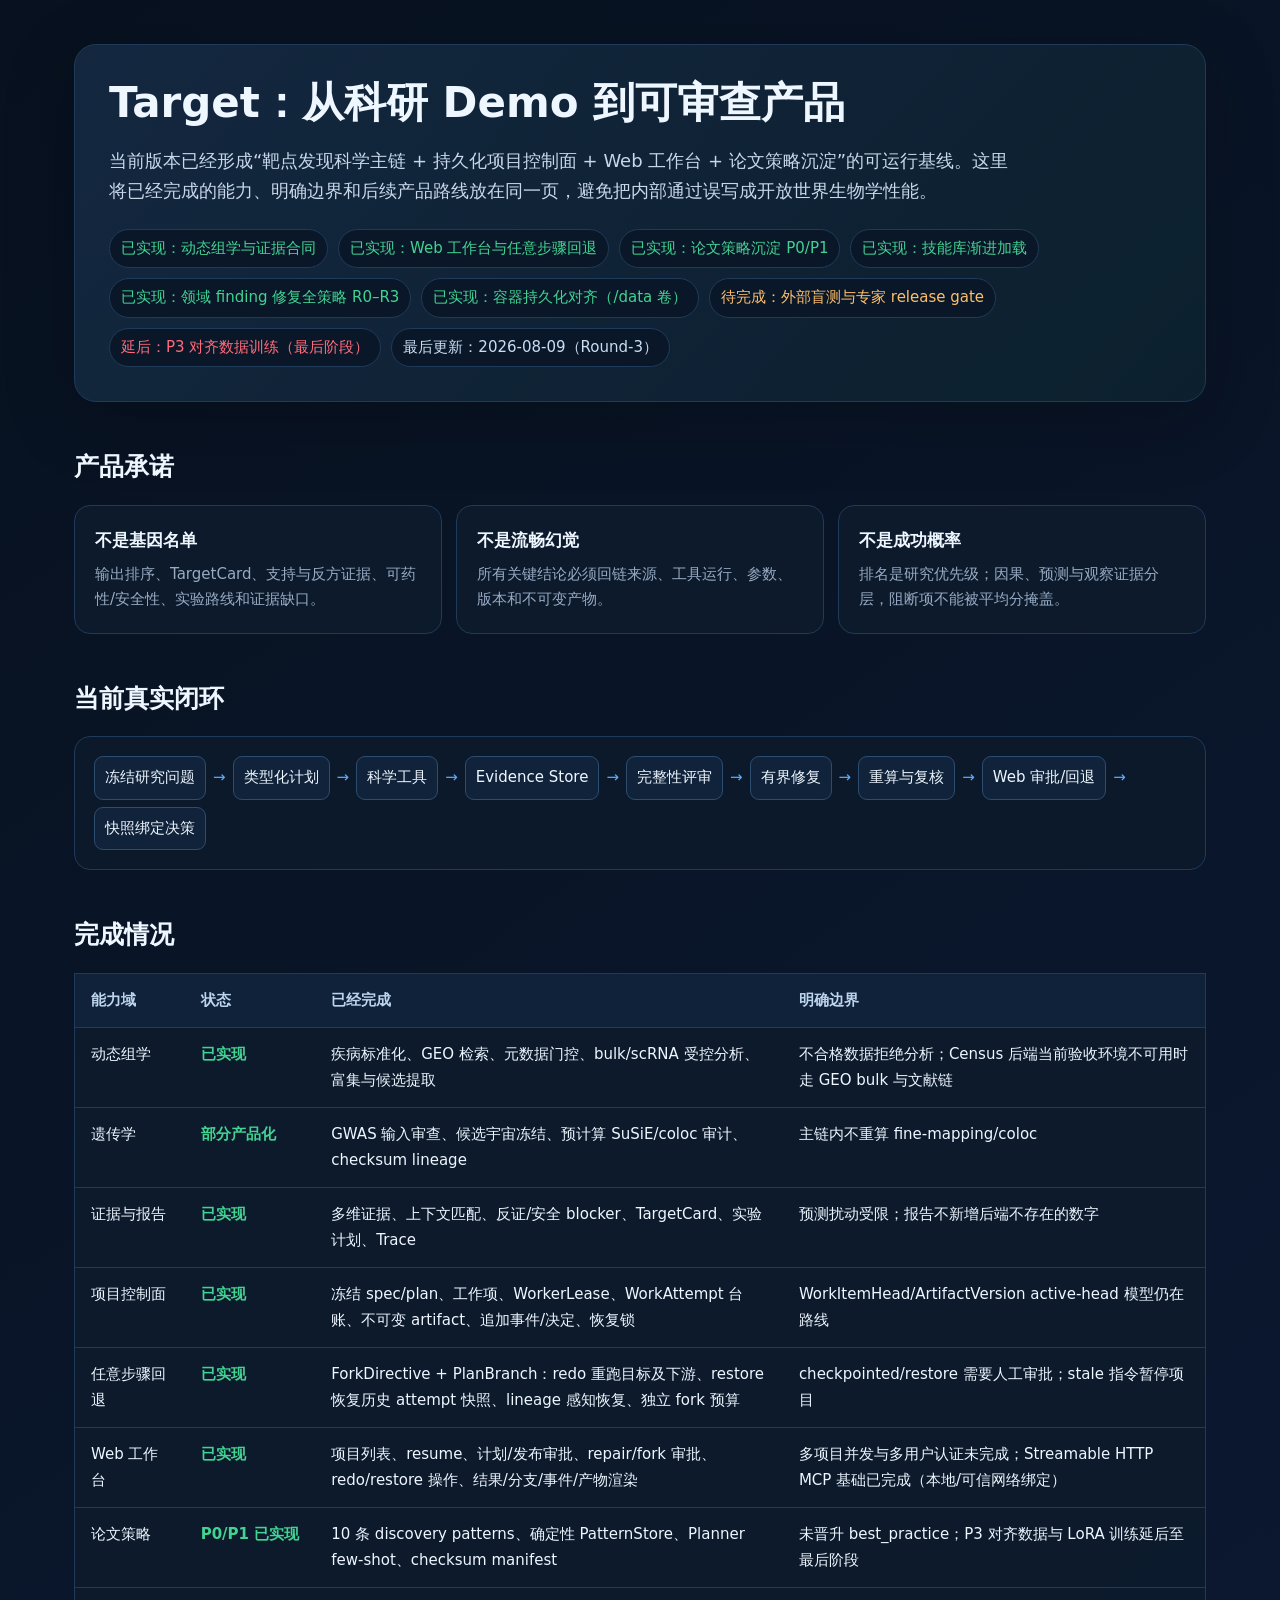
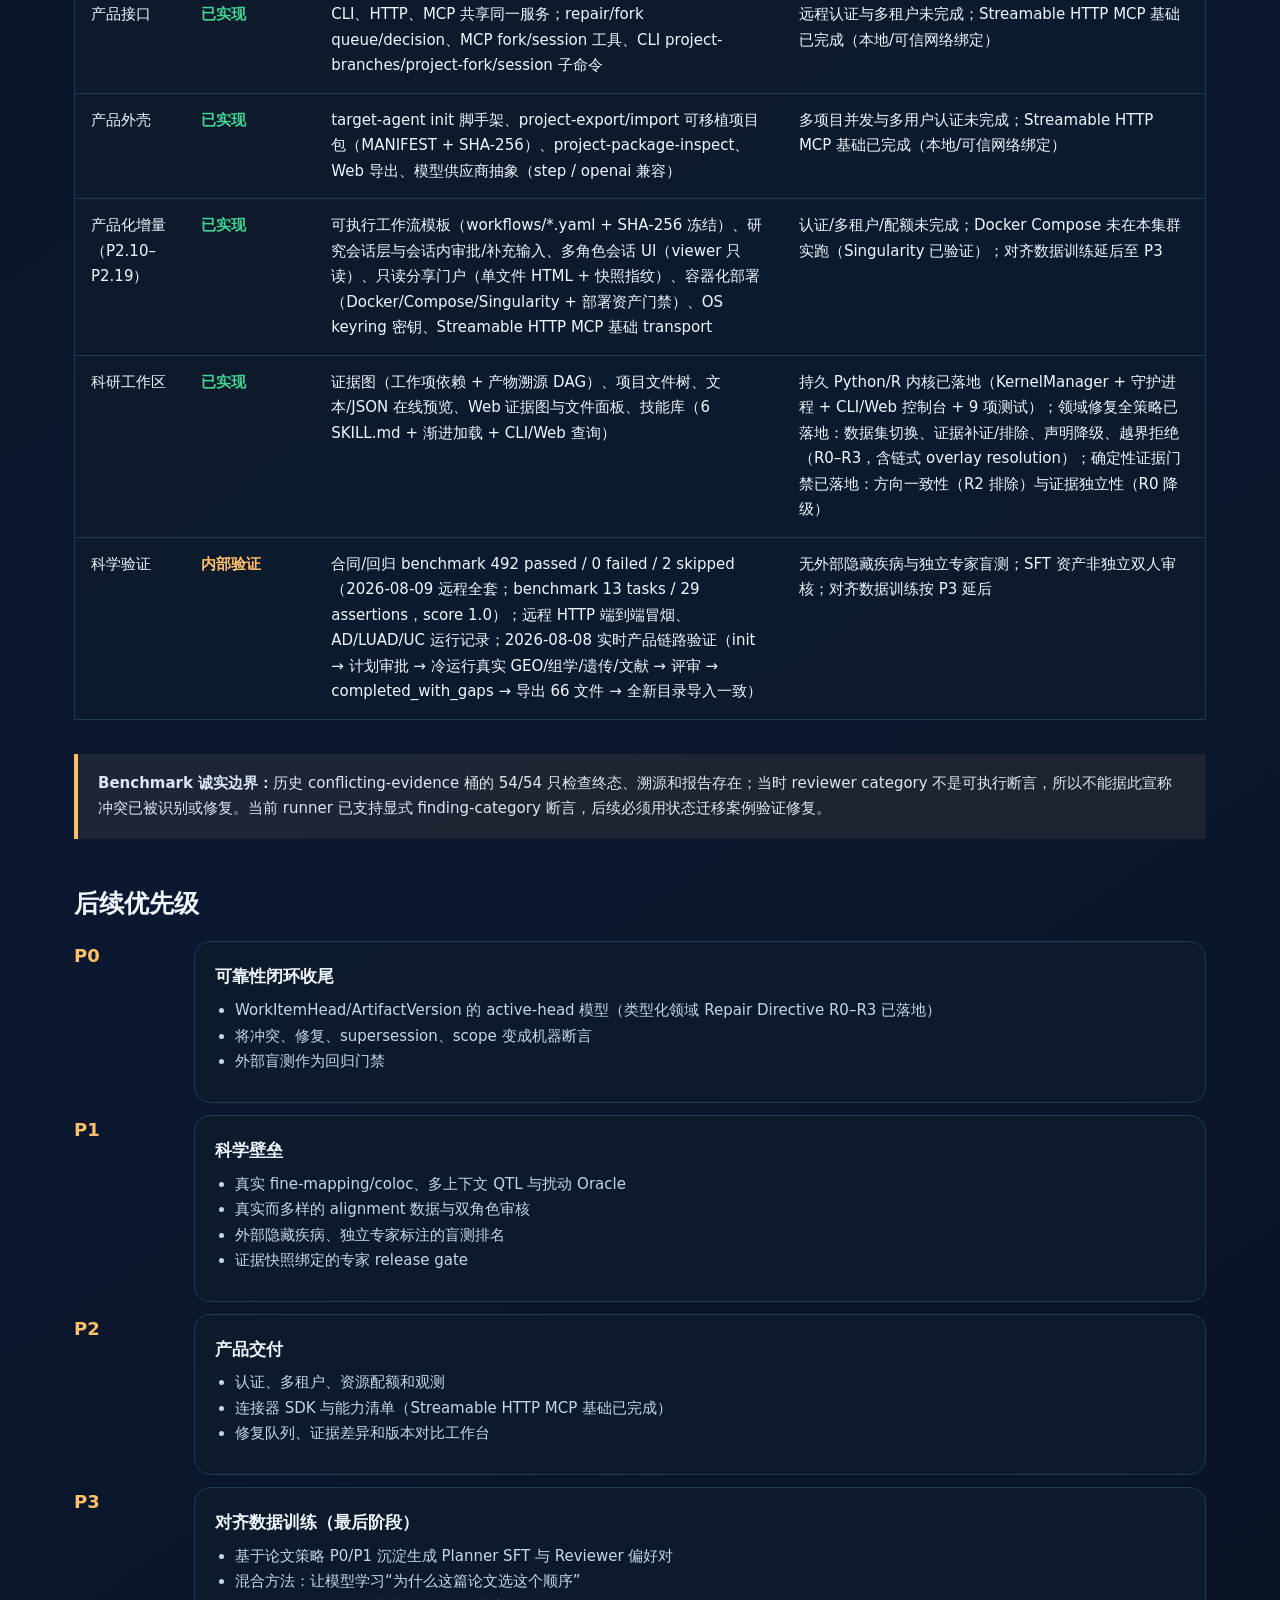
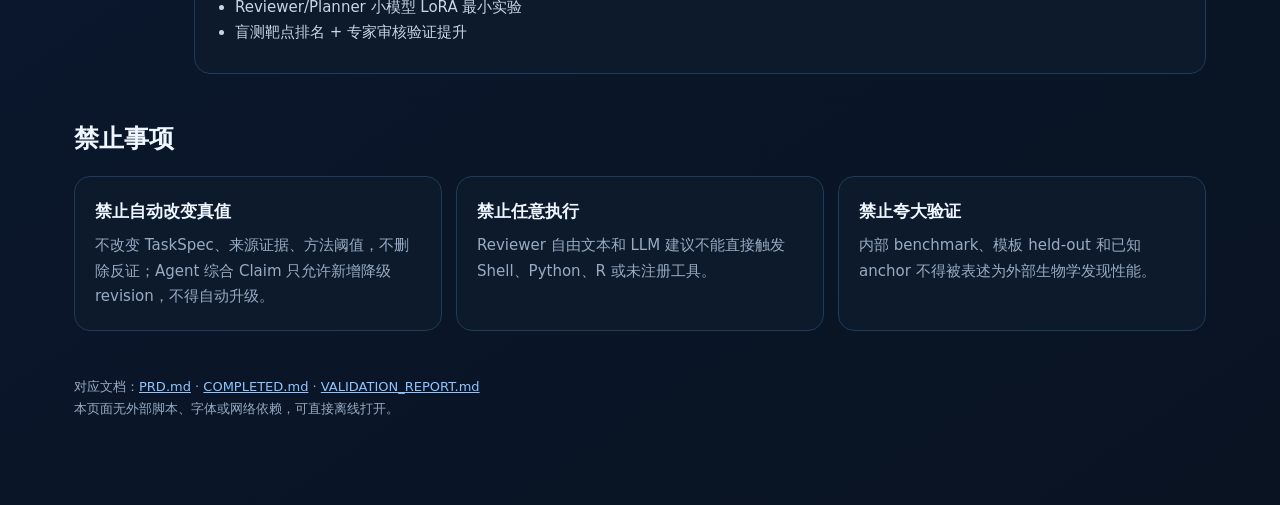
<file: product_status.html>
<!doctype html>
<html lang="zh-CN">
<head>
  <meta charset="utf-8">
  <meta name="viewport" content="width=device-width,initial-scale=1">
  <title>Target 产品状态与后续 PRD</title>
  <style>
    :root{--bg:#07111f;--panel:#0d1b2d;--panel2:#11233a;--text:#eef6ff;--muted:#98abc3;--line:#203a59;--blue:#5da9ff;--green:#42d392;--amber:#ffbf69;--red:#ff6b7a;--max:1180px}
    *{box-sizing:border-box} body{margin:0;background:linear-gradient(145deg,#07111f 0%,#0b1830 55%,#091322 100%);color:var(--text);font:15px/1.7 system-ui,-apple-system,"Segoe UI","Microsoft YaHei",sans-serif}
    a{color:#8ec5ff}.wrap{max-width:var(--max);margin:auto;padding:44px 24px 72px}.hero{padding:34px;border:1px solid var(--line);border-radius:22px;background:linear-gradient(135deg,rgba(93,169,255,.14),rgba(66,211,146,.06));box-shadow:0 18px 70px rgba(0,0,0,.22)}
    h1{font-size:42px;line-height:1.16;margin:0 0 12px}h2{font-size:25px;margin:44px 0 16px}h3{font-size:17px;margin:0 0 7px}.lead{font-size:18px;color:#c8d8ea;max-width:900px}.badges{display:flex;gap:10px;flex-wrap:wrap;margin-top:22px}.badge{padding:6px 11px;border-radius:999px;border:1px solid var(--line);background:#0a1728;color:#caddf3}.ok{color:var(--green)}.next{color:var(--amber)}.stop{color:var(--red)}
    .grid{display:grid;grid-template-columns:repeat(3,1fr);gap:14px}.card{background:rgba(13,27,45,.9);border:1px solid var(--line);border-radius:16px;padding:20px}.card p{color:var(--muted);margin:5px 0 0}.wide{grid-column:span 2}.matrix{width:100%;border-collapse:collapse;background:rgba(13,27,45,.9);border:1px solid var(--line)}th,td{padding:14px 16px;text-align:left;border-bottom:1px solid var(--line);vertical-align:top}th{color:#bcd4ee;background:#102239}.state{font-weight:700;white-space:nowrap}.flow{display:flex;gap:7px;flex-wrap:wrap;align-items:center;padding:19px;border:1px solid var(--line);border-radius:16px;background:#0b192a}.node{padding:8px 10px;border-radius:9px;background:var(--panel2);border:1px solid #2c4d70}.arrow{color:var(--blue)}
    .road{display:grid;grid-template-columns:100px 1fr;gap:12px 20px}.priority{font-weight:800;font-size:18px;color:var(--amber)}ul{margin:7px 0;padding-left:20px;color:#c6d6e8}.note{margin-top:34px;padding:17px 20px;border-left:4px solid var(--amber);background:rgba(255,191,105,.08);color:#dce7f3}.footer{margin-top:45px;color:var(--muted);font-size:13px}
    @media(max-width:800px){h1{font-size:32px}.grid{grid-template-columns:1fr}.wide{grid-column:auto}.road{grid-template-columns:1fr}.matrix{font-size:13px}th,td{padding:10px}}
  </style>
</head>
<body><main class="wrap">
  <section class="hero">
    <h1>Target：从科研 Demo 到可审查产品</h1>
    <p class="lead">当前版本已经形成“靶点发现科学主链 + 持久化项目控制面 + Web 工作台 + 论文策略沉淀”的可运行基线。这里将已经完成的能力、明确边界和后续产品路线放在同一页，避免把内部通过误写成开放世界生物学性能。</p>
    <div class="badges"><span class="badge ok">已实现：动态组学与证据合同</span><span class="badge ok">已实现：Web 工作台与任意步骤回退</span><span class="badge ok">已实现：论文策略沉淀 P0/P1</span><span class="badge ok">已实现：技能库渐进加载</span><span class="badge ok">已实现：领域 finding 修复全策略 R0–R3</span><span class="badge ok">已实现：容器持久化对齐（/data 卷）</span><span class="badge next">待完成：外部盲测与专家 release gate</span><span class="badge stop">延后：P3 对齐数据训练（最后阶段）</span><span class="badge">最后更新：2026-08-09（Round-3）</span></div>
  </section>

  <h2>产品承诺</h2>
  <div class="grid">
    <article class="card"><h3>不是基因名单</h3><p>输出排序、TargetCard、支持与反方证据、可药性/安全性、实验路线和证据缺口。</p></article>
    <article class="card"><h3>不是流畅幻觉</h3><p>所有关键结论必须回链来源、工具运行、参数、版本和不可变产物。</p></article>
    <article class="card"><h3>不是成功概率</h3><p>排名是研究优先级；因果、预测与观察证据分层，阻断项不能被平均分掩盖。</p></article>
  </div>

  <h2>当前真实闭环</h2>
  <div class="flow"><span class="node">冻结研究问题</span><span class="arrow">→</span><span class="node">类型化计划</span><span class="arrow">→</span><span class="node">科学工具</span><span class="arrow">→</span><span class="node">Evidence Store</span><span class="arrow">→</span><span class="node">完整性评审</span><span class="arrow">→</span><span class="node">有界修复</span><span class="arrow">→</span><span class="node">重算与复核</span><span class="arrow">→</span><span class="node">Web 审批/回退</span><span class="arrow">→</span><span class="node">快照绑定决策</span></div>

  <h2>完成情况</h2>
  <table class="matrix"><thead><tr><th>能力域</th><th>状态</th><th>已经完成</th><th>明确边界</th></tr></thead><tbody>
    <tr><td>动态组学</td><td class="state ok">已实现</td><td>疾病标准化、GEO 检索、元数据门控、bulk/scRNA 受控分析、富集与候选提取</td><td>不合格数据拒绝分析；Census 后端当前验收环境不可用时走 GEO bulk 与文献链</td></tr>
    <tr><td>遗传学</td><td class="state ok">部分产品化</td><td>GWAS 输入审查、候选宇宙冻结、预计算 SuSiE/coloc 审计、checksum lineage</td><td>主链内不重算 fine-mapping/coloc</td></tr>
    <tr><td>证据与报告</td><td class="state ok">已实现</td><td>多维证据、上下文匹配、反证/安全 blocker、TargetCard、实验计划、Trace</td><td>预测扰动受限；报告不新增后端不存在的数字</td></tr>
    <tr><td>项目控制面</td><td class="state ok">已实现</td><td>冻结 spec/plan、工作项、WorkerLease、WorkAttempt 台账、不可变 artifact、追加事件/决定、恢复锁</td><td>WorkItemHead/ArtifactVersion active-head 模型仍在路线</td></tr>
    <tr><td>任意步骤回退</td><td class="state ok">已实现</td><td>ForkDirective + PlanBranch：redo 重跑目标及下游、restore 恢复历史 attempt 快照、lineage 感知恢复、独立 fork 预算</td><td>checkpointed/restore 需要人工审批；stale 指令暂停项目</td></tr>
    <tr><td>Web 工作台</td><td class="state ok">已实现</td><td>项目列表、resume、计划/发布审批、repair/fork 审批、redo/restore 操作、结果/分支/事件/产物渲染</td><td>多项目并发与多用户认证未完成；Streamable HTTP MCP 基础已完成（本地/可信网络绑定）</td></tr>
    <tr><td>论文策略</td><td class="state ok">P0/P1 已实现</td><td>10 条 discovery patterns、确定性 PatternStore、Planner few-shot、checksum manifest</td><td>未晋升 best_practice；P3 对齐数据与 LoRA 训练延后至最后阶段</td></tr>
    <tr><td>产品接口</td><td class="state ok">已实现</td><td>CLI、HTTP、MCP 共享同一服务；repair/fork queue/decision、MCP fork/session 工具、CLI project-branches/project-fork/session 子命令</td><td>远程认证与多租户未完成；Streamable HTTP MCP 基础已完成（本地/可信网络绑定）</td></tr>
    <tr><td>产品外壳</td><td class="state ok">已实现</td><td>target-agent init 脚手架、project-export/import 可移植项目包（MANIFEST + SHA-256）、project-package-inspect、Web 导出、模型供应商抽象（step / openai 兼容）</td><td>多项目并发与多用户认证未完成；Streamable HTTP MCP 基础已完成（本地/可信网络绑定）</td></tr>
    <tr><td>产品化增量（P2.10–P2.19）</td><td class="state ok">已实现</td><td>可执行工作流模板（workflows/*.yaml + SHA-256 冻结）、研究会话层与会话内审批/补充输入、多角色会话 UI（viewer 只读）、只读分享门户（单文件 HTML + 快照指纹）、容器化部署（Docker/Compose/Singularity + 部署资产门禁）、OS keyring 密钥、Streamable HTTP MCP 基础 transport</td><td>认证/多租户/配额未完成；Docker Compose 未在本集群实跑（Singularity 已验证）；对齐数据训练延后至 P3</td></tr>
    <tr><td>科研工作区</td><td class="state ok">已实现</td><td>证据图（工作项依赖 + 产物溯源 DAG）、项目文件树、文本/JSON 在线预览、Web 证据图与文件面板、技能库（6 SKILL.md + 渐进加载 + CLI/Web 查询）</td><td>持久 Python/R 内核已落地（KernelManager + 守护进程 + CLI/Web 控制台 + 9 项测试）；领域修复全策略已落地：数据集切换、证据补证/排除、声明降级、越界拒绝（R0–R3，含链式 overlay resolution）；确定性证据门禁已落地：方向一致性（R2 排除）与证据独立性（R0 降级）</td></tr>
    <tr><td>科学验证</td><td class="state next">内部验证</td><td>合同/回归 benchmark 492 passed / 0 failed / 2 skipped（2026-08-09 远程全套；benchmark 13 tasks / 29 assertions，score 1.0）；远程 HTTP 端到端冒烟、AD/LUAD/UC 运行记录；2026-08-08 实时产品链路验证（init → 计划审批 → 冷运行真实 GEO/组学/遗传/文献 → 评审 → completed_with_gaps → 导出 66 文件 → 全新目录导入一致）</td><td>无外部隐藏疾病与独立专家盲测；SFT 资产非独立双人审核；对齐数据训练按 P3 延后</td></tr>
  </tbody></table>

  <div class="note"><strong>Benchmark 诚实边界：</strong>历史 conflicting-evidence 桶的 54/54 只检查终态、溯源和报告存在；当时 reviewer category 不是可执行断言，所以不能据此宣称冲突已被识别或修复。当前 runner 已支持显式 finding-category 断言，后续必须用状态迁移案例验证修复。</div>

  <h2>后续优先级</h2>
  <div class="road">
    <div class="priority">P0</div><div class="card"><h3>可靠性闭环收尾</h3><ul><li>WorkItemHead/ArtifactVersion 的 active-head 模型（类型化领域 Repair Directive R0–R3 已落地）</li><li>将冲突、修复、supersession、scope 变成机器断言</li><li>外部盲测作为回归门禁</li></ul></div>
    <div class="priority">P1</div><div class="card"><h3>科学壁垒</h3><ul><li>真实 fine-mapping/coloc、多上下文 QTL 与扰动 Oracle</li><li>真实而多样的 alignment 数据与双角色审核</li><li>外部隐藏疾病、独立专家标注的盲测排名</li><li>证据快照绑定的专家 release gate</li></ul></div>
    <div class="priority">P2</div><div class="card"><h3>产品交付</h3><ul><li>认证、多租户、资源配额和观测</li><li>连接器 SDK 与能力清单（Streamable HTTP MCP 基础已完成）</li><li>修复队列、证据差异和版本对比工作台</li></ul></div>
    <div class="priority">P3</div><div class="card"><h3>对齐数据训练（最后阶段）</h3><ul><li>基于论文策略 P0/P1 沉淀生成 Planner SFT 与 Reviewer 偏好对</li><li>混合方法：让模型学习“为什么这篇论文选这个顺序”</li><li>Reviewer/Planner 小模型 LoRA 最小实验</li><li>盲测靶点排名 + 专家审核验证提升</li></ul></div>
  </div>

  <h2>禁止事项</h2>
  <div class="grid"><article class="card"><h3>禁止自动改变真值</h3><p>不改变 TaskSpec、来源证据、方法阈值，不删除反证；Agent 综合 Claim 只允许新增降级 revision，不得自动升级。</p></article><article class="card"><h3>禁止任意执行</h3><p>Reviewer 自由文本和 LLM 建议不能直接触发 Shell、Python、R 或未注册工具。</p></article><article class="card"><h3>禁止夸大验证</h3><p>内部 benchmark、模板 held-out 和已知 anchor 不得被表述为外部生物学发现性能。</p></article></div>

  <p class="footer">对应文档：<a href="PRD.md">PRD.md</a> · <a href="COMPLETED.md">COMPLETED.md</a> · <a href="docs/VALIDATION_REPORT.md">VALIDATION_REPORT.md</a><br>本页面无外部脚本、字体或网络依赖，可直接离线打开。</p>
</main></body></html>
</file>
